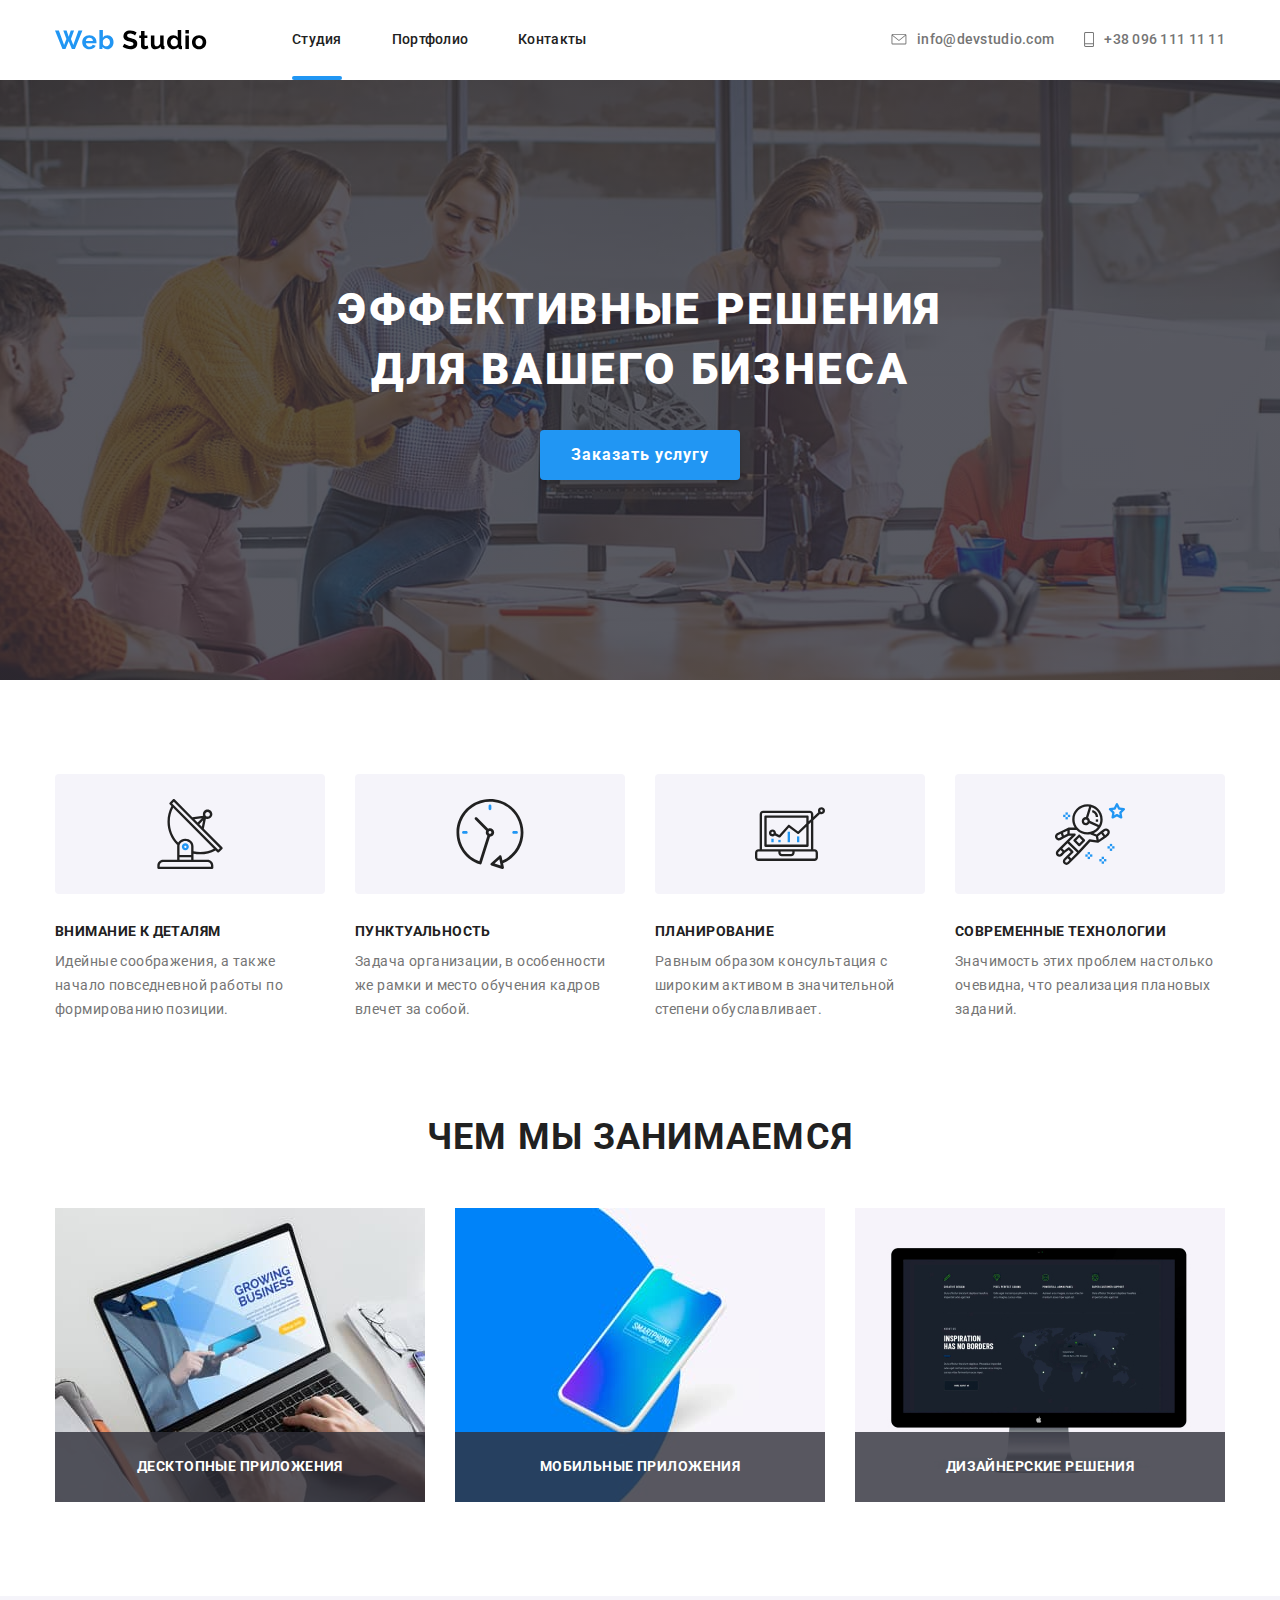
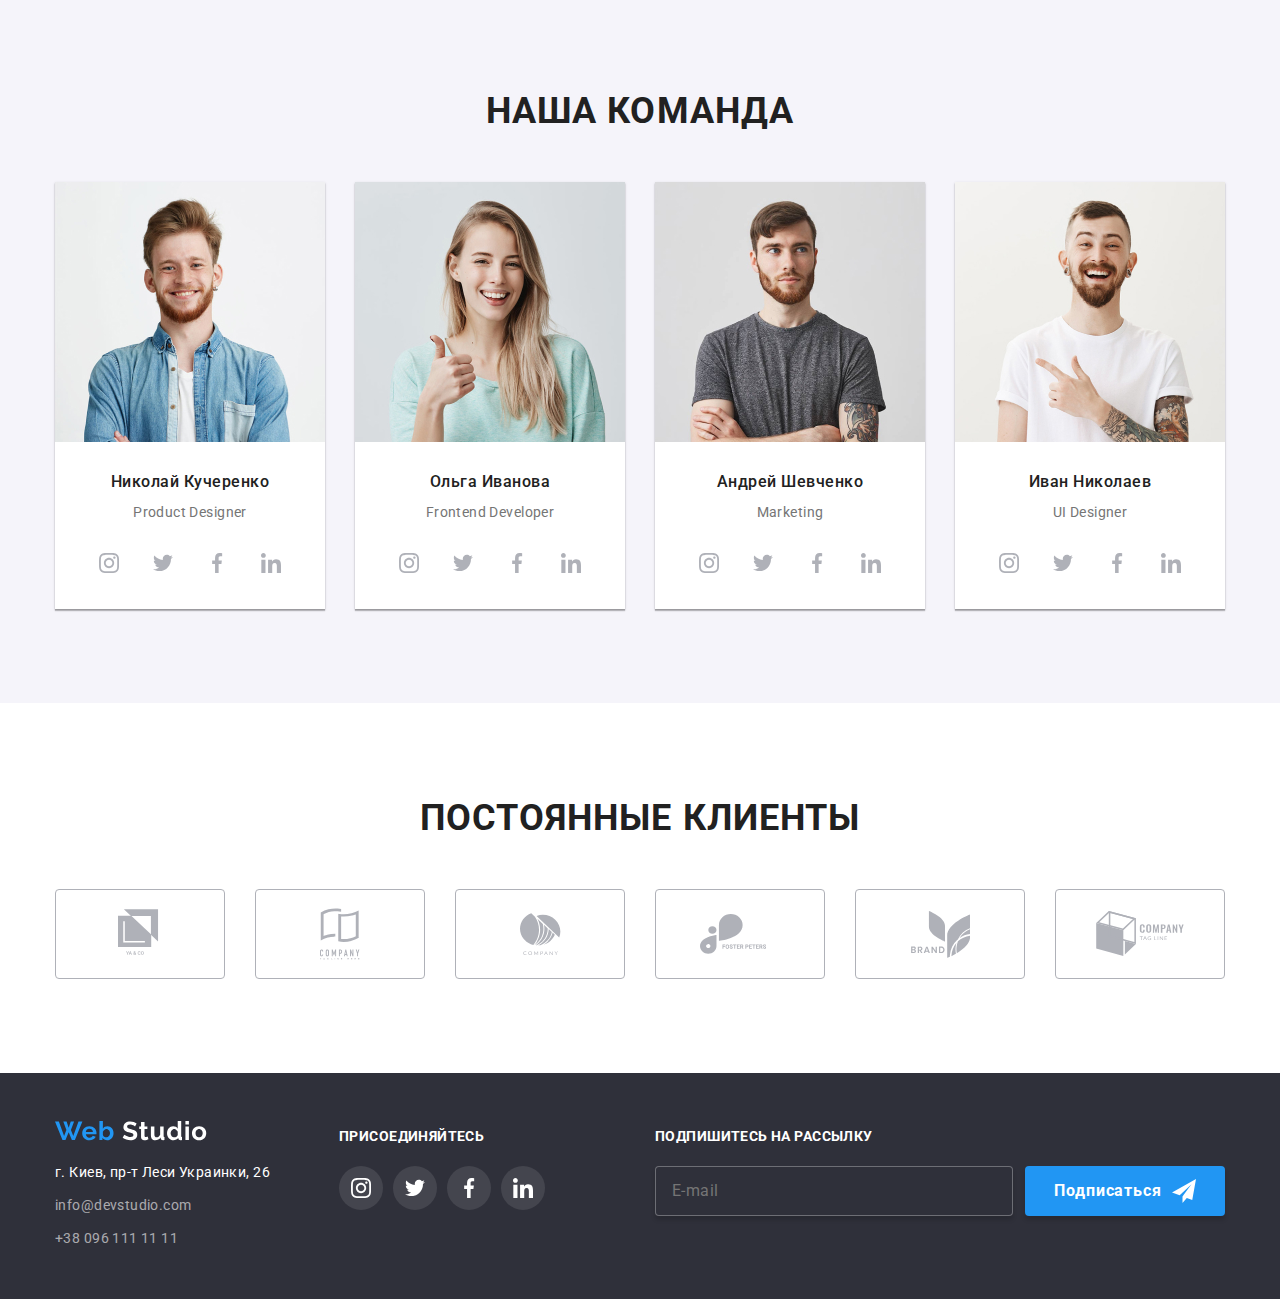
<file: index.html>
<!DOCTYPE html>
<html lang="ru">
  <head>
    <meta charset="UTF-8" />
    <meta name="format-detection" content="telephone=no" />
    <meta
      name="viewport"
      content="width=device-width, initial-scale=1.0, maximum-scale=1.0, user-scalable=no, shrink-to-fit=no"
    />
    <meta http-equiv="X-UA-Compatible" content="ie=edge" />
    <title>hw6-БЭМ</title>
    <link
      href="https://fonts.googleapis.com/css2?family=Raleway&family=Roboto:wght@300;400;500;700&display=swap"
      rel="stylesheet"
    />
    <link rel="stylesheet" href="css/style.css" />
  </head>
  <body>
    <header class="header">
      <div class="container">
        <ul class="header__items">
          <li class="header__item header__item-logo">
            <a href="#" class="logo">
              <img src="./img/logo.svg" alt="Web Studio" />
            </a>
          </li>
          <li class="header__item header__item-nav">
            <nav class="nav">
              <ul class="nav__items">
                <li class="nav__item">
                  <a href="index.html" class="nav__link is--current">Студия</a>
                </li>
                <li class="nav__item">
                  <a href="portfolio.html" class="nav__link">Портфолио</a>
                </li>
                <li class="nav__item">
                  <a href="#" class="nav__link">Контакты</a>
                </li>
              </ul>
            </nav>
          </li>
          <li class="header__item header__item-contact">
            <ul class="header-list">
              <li class="list__item">
                <a class="list__link" href="mailto:info@devstudio.com">
                  <svg class="list__link-icon--email" width="16" height="11.2">
                    <use xlink:href="./img/symbol-defs.svg#icon-email"></use>
                  </svg>
                  <span class="list__item-text">info@devstudio.com</span>
                </a>
              </li>
              <li class="list__item">
                <a class="list__link" href="tel:+380961111111">
                  <svg class="list__link-icon--phone" width="10" height="15">
                    <use xlink:href="./img/symbol-defs.svg#icon-phone"></use>
                  </svg>
                  <span class="list__item-text">+38 096 111 11 11</span>
                </a>
              </li>
            </ul>
          </li>
        </ul>
      </div>
    </header>

    <main class="layout">
      <section class="layout__sect-hero">
        <div class="container hero">
          <h1 class="hero__title">
            Эффективные решения для вашего бизнеса
          </h1>
          <button class="button hero__button" data-modal-open>
            <span class="hero__button-text"> Заказать услугу</span>
          </button>
        </div>
      </section>

      <section class="layout__sect">
        <div class="container">
          <ul class="container__items">
            <li class="container__item">
              <div class="img">
                <svg class="container__icon" width="70" height="70">
                  <use xlink:href="./img/symbol-defs.svg#icon-antenna-1"></use>
                </svg>
              </div>
              <p class="container__title">Внимание к деталям</p>
              <p class="container__text">
                Идейные соображения, а также начало повседневной работы по
                формированию позиции.
              </p>
            </li>
            <li class="container__item">
              <div class="img">
                <svg class="container__icon" width="70" height="70">
                  <use xlink:href="./img/symbol-defs.svg#icon-clock"></use>
                </svg>
              </div>
              <p class="container__title">Пунктуальность</p>
              <p class="container__text">
                Задача организации, в особенности же рамки и место обучения
                кадров влечет за собой.
              </p>
            </li>
            <li class="container__item">
              <div class="img">
                <svg class="container__icon" width="70" height="70">
                  <use xlink:href="./img/symbol-defs.svg#icon-diagram"></use>
                </svg>
              </div>
              <p class="container__title">Планирование</p>
              <p class="container__text">
                Равным образом консультация с широким активом в значительной
                степени обуславливает.
              </p>
            </li>
            <li class="container__item">
              <div class="img">
                <svg class="container__icon" width="70" height="70">
                  <use xlink:href="./img/symbol-defs.svg#icon-astronaut"></use>
                </svg>
              </div>
              <p class="container__title">Современные технологии</p>
              <p class="container__text">
                Значимость этих проблем настолько очевидна, что реализация
                плановых заданий.
              </p>
            </li>
          </ul>
        </div>
      </section>

      <section class="layout__sect is--no-padding-top">
        <div class="container">
          <h2 class="container__title is--main">Чем мы занимаемся</h2>
          <ul class="container__items">
            <li class="container__item">
              <div class="container__item__img">
                <img
                  src="./img/nout.jpg"
                  alt="ноутбук"
                  width="370"
                  height="294"
                  class="pic"
                />

                <h3 class="container__title is--second">
                  Десктопные приложения
                </h3>
              </div>
            </li>
            <li class="container__item">
              <div class="container__item__img">
                <img
                  src="./img/iphone.jpg"
                  alt="айфон"
                  width="370"
                  height="294"
                  class="pic"
                />
                <h3 class="container__title is--second">
                  Мобильные приложения
                </h3>
              </div>
            </li>
            <li class="container__item">
              <div class="container__item__img">
                <img
                  src="./img/mac.jpg"
                  alt="аймак"
                  width="370"
                  height="294"
                  class="pic"
                />

                <h3 class="container__title is--second">
                  Дизайнерские решения
                </h3>
              </div>
            </li>
          </ul>
        </div>
      </section>

      <section class="layout__sect is--background">
        <div class="container">
          <h2 class="container__title is--main">Наша команда</h2>
          <ul class="container__items">
            <li class="container__item is--card">
              <div class="container__item__img">
                <img
                  src="./img/john.jpg"
                  alt="фото Николая"
                  width="270"
                  height="260"
                  class="photo"
                />
              </div>
              <div class="container-information">
                <h3 class="container__title is--name">Николай Кучеренко</h3>
                <p class="container__text is--second">Product Designer</p>
                <ul class="socialmedia">
                  <li class="socialmedia__item">
                    <a
                      href="#"
                      aria-label="Instagram"
                      class="socialmedia__link"
                    >
                      <svg class="socialmedia-icon" width="20" height="20">
                        <use
                          xlink:href="./img/symbol-defs.svg#icon-instagram"
                        ></use>
                      </svg>
                    </a>
                  </li>

                  <li class="socialmedia__item">
                    <a href="#" aria-label="Twitter" class="socialmedia__link">
                      <svg class="socialmedia-icon" width="20" height="20">
                        <use
                          xlink:href="./img/symbol-defs.svg#icon-twitter"
                        ></use>
                      </svg>
                    </a>
                  </li>

                  <li class="socialmedia__item">
                    <a href="#" aria-label="Facebook" class="socialmedia__link">
                      <svg class="socialmedia-icon" width="20" height="20">
                        <use
                          xlink:href="./img/symbol-defs.svg#icon-facebook"
                        ></use>
                      </svg>
                    </a>
                  </li>

                  <li class="socialmedia__item">
                    <a href="#" aria-label="LinkedIn" class="socialmedia__link">
                      <svg class="socialmedia-icon" width="20" height="20">
                        <use
                          xlink:href="./img/symbol-defs.svg#icon-linkedin"
                        ></use>
                      </svg>
                    </a>
                  </li>
                </ul>
              </div>
            </li>

            <li class="container__item is--card">
              <div class="container__item__img">
                <img
                  src="./img/marta.jpg"
                  alt="фото Ольги"
                  width="270"
                  height="260"
                  class="photo"
                />
              </div>
              <div class="container-information">
                <h3 class="container__title is--name">Ольга Иванова</h3>
                <p class="container__text is--second">Frontend Developer</p>
                <ul class="socialmedia">
                  <li class="socialmedia__item">
                    <a
                      href="#"
                      aria-label="Instagram"
                      class="socialmedia__link"
                    >
                      <svg class="socialmedia-icon" width="20" height="20">
                        <use
                          xlink:href="./img/symbol-defs.svg#icon-instagram"
                        ></use>
                      </svg>
                    </a>
                  </li>

                  <li class="socialmedia__item">
                    <a href="#" aria-label="Twitter" class="socialmedia__link">
                      <svg class="socialmedia-icon" width="20" height="20">
                        <use
                          xlink:href="./img/symbol-defs.svg#icon-twitter"
                        ></use>
                      </svg>
                    </a>
                  </li>

                  <li class="socialmedia__item">
                    <a href="#" aria-label="Facebook" class="socialmedia__link">
                      <svg class="socialmedia-icon" width="20" height="20">
                        <use
                          xlink:href="./img/symbol-defs.svg#icon-facebook"
                        ></use>
                      </svg>
                    </a>
                  </li>

                  <li class="socialmedia__item">
                    <a href="#" aria-label="LinkedIn" class="socialmedia__link">
                      <svg class="socialmedia-icon" width="20" height="20">
                        <use
                          xlink:href="./img/symbol-defs.svg#icon-linkedin"
                        ></use>
                      </svg>
                    </a>
                  </li>
                </ul>
              </div>
            </li>

            <li class="container__item is--card">
              <div class="container__item__img">
                <img
                  src="./img/robert.jpg"
                  alt="фото Андрея"
                  width="270"
                  height="260"
                  class="photo"
                />
              </div>
              <div class="container-information">
                <h3 class="container__title is--name">Андрей Шевченко</h3>
                <p class="container__text is--second">Marketing</p>
                <ul class="socialmedia">
                  <li class="socialmedia__item">
                    <a
                      href="#"
                      aria-label="Instagram"
                      class="socialmedia__link"
                    >
                      <svg class="socialmedia-icon" width="20" height="20">
                        <use
                          xlink:href="./img/symbol-defs.svg#icon-instagram"
                        ></use>
                      </svg>
                    </a>
                  </li>

                  <li class="socialmedia__item">
                    <a href="#" aria-label="Twitter" class="socialmedia__link">
                      <svg class="socialmedia-icon" width="20" height="20">
                        <use
                          xlink:href="./img/symbol-defs.svg#icon-twitter"
                        ></use>
                      </svg>
                    </a>
                  </li>

                  <li class="socialmedia__item">
                    <a href="#" aria-label="Facebook" class="socialmedia__link">
                      <svg class="socialmedia-icon" width="20" height="20">
                        <use
                          xlink:href="./img/symbol-defs.svg#icon-facebook"
                        ></use>
                      </svg>
                    </a>
                  </li>

                  <li class="socialmedia__item">
                    <a href="#" aria-label="LinkedIn" class="socialmedia__link">
                      <svg class="socialmedia-icon" width="20" height="20">
                        <use
                          xlink:href="./img/symbol-defs.svg#icon-linkedin"
                        ></use>
                      </svg>
                    </a>
                  </li>
                </ul>
              </div>
            </li>

            <li class="container__item is--card">
              <div class="container__item__img">
                <img
                  src="./img/martin.jpg"
                  alt="фото Ивана"
                  width="270"
                  height="260"
                  class="photo"
                />
              </div>
              <div class="container-information">
                <h3 class="container__title is--name">Иван Николаев</h3>
                <p class="container__text is--second">UI Designer</p>
                <ul class="socialmedia">
                  <li class="socialmedia__item">
                    <a
                      href="#"
                      aria-label="Instagram"
                      class="socialmedia__link"
                    >
                      <svg class="socialmedia-icon" width="20" height="20">
                        <use
                          xlink:href="./img/symbol-defs.svg#icon-instagram"
                        ></use>
                      </svg>
                    </a>
                  </li>

                  <li class="socialmedia__item">
                    <a href="#" aria-label="Twitter" class="socialmedia__link">
                      <svg class="socialmedia-icon" width="20" height="20">
                        <use
                          xlink:href="./img/symbol-defs.svg#icon-twitter"
                        ></use>
                      </svg>
                    </a>
                  </li>

                  <li class="socialmedia__item">
                    <a href="#" aria-label="Facebook" class="socialmedia__link">
                      <svg class="socialmedia-icon" width="20" height="20">
                        <use
                          xlink:href="./img/symbol-defs.svg#icon-facebook"
                        ></use>
                      </svg>
                    </a>
                  </li>

                  <li class="socialmedia__item">
                    <a href="#" aria-label="LinkedIn" class="socialmedia__link">
                      <svg class="socialmedia-icon" width="20" height="20">
                        <use
                          xlink:href="./img/symbol-defs.svg#icon-linkedin"
                        ></use>
                      </svg>
                    </a>
                  </li>
                </ul>
              </div>
            </li>
          </ul>
        </div>
      </section>

      <section class="layout__sect">
        <div class="container">
          <h3 class="container__title is--main">Постоянные клиенты</h3>
          <ul class="container__items is--second">
            <li class="container__item">
              <a href="#" class="container__link">
                <svg class="container__icon" width="44.27" height="49.23">
                  <use xlink:href="./img/symbol-defs.svg#icon-company1"></use>
                </svg>
              </a>
            </li>
            <li class="container__item">
              <a href="#" class="container__link container__link-company">
                <svg class="container__icon" width="40" height="52">
                  <use xlink:href="./img/symbol-defs.svg#icon-company2"></use>
                </svg>
              </a>
            </li>
            <li class="container__item">
              <a href="#" class="container__link container__link-company">
                <svg class="container__icon" width="41" height="42.6">
                  <use xlink:href="./img/symbol-defs.svg#icon-company3"></use>
                </svg>
              </a>
            </li>
            <li class="container__item">
              <a href="#" class="container__link container__link-company">
                <svg class="container__icon" width="79.66" height="42.02">
                  <use xlink:href="./img/symbol-defs.svg#icon-company4"></use>
                </svg>
              </a>
            </li>
            <li class="container__item">
              <a href="#" class="container__link container__link-company">
                <svg class="container__icon" width="59" height="47">
                  <use xlink:href="./img/symbol-defs.svg#icon-company5"></use>
                </svg>
              </a>
            </li>
            <li class="container__item">
              <a href="#" class="container__link container__link-company">
                <svg class="container__icon" width="88.48" height="45.44">
                  <use xlink:href="./img/symbol-defs.svg#icon-company6"></use>
                </svg>
              </a>
            </li>
          </ul>
        </div>
      </section>
    </main>

    <footer class="footer">
      <div class="container is--footer">
        <div class="footer__flex">
          <div class="footer__item is--address">
            <a href="#" class="logo logo-footer">
              <img src="./img/logo-foot.svg" alt="Web Studio" />
            </a>
            <address class="address">
              <span class="address__text">г. Киев, пр-т Леси Украинки, 26</span>
            </address>
            <a href="mailto:info@devstudio.com" class="footer__email"
              >info@devstudio.com</a
            >
            <a href="tel:+380961111111" class="footer__phone"
              >+38 096 111 11 11</a
            >
          </div>
          <div class="footer__item is--join">
            <b class="join__text"> Присоединяйтесь </b>
            <ul class="socialmedia">
              <li class="socialmedia__item">
                <a
                  href=""
                  aria-label="Instagram"
                  class="socialmedia__link second"
                >
                  <svg class="socialmedia-icon" width="20" height="20">
                    <use
                      xlink:href="./img/symbol-defs.svg#icon-instagram"
                    ></use>
                  </svg>
                </a>
              </li>

              <li class="socialmedia__item">
                <a
                  href=""
                  aria-label="Twitter"
                  class="socialmedia__link second"
                >
                  <svg class="socialmedia-icon" width="20" height="20">
                    <use xlink:href="./img/symbol-defs.svg#icon-twitter"></use>
                  </svg>
                </a>
              </li>

              <li class="socialmedia__item">
                <a
                  href=""
                  aria-label="Facebook"
                  class="socialmedia__link second"
                >
                  <svg class="socialmedia-icon" width="20" height="20">
                    <use xlink:href="./img/symbol-defs.svg#icon-facebook"></use>
                  </svg>
                </a>
              </li>

              <li class="socialmedia__item">
                <a
                  href=""
                  aria-label="LinkedIn"
                  class="socialmedia__link second"
                >
                  <svg class="socialmedia-icon" width="20" height="20">
                    <use xlink:href="./img/symbol-defs.svg#icon-linkedin"></use>
                  </svg>
                </a>
              </li>
            </ul>
          </div>
          <div class="footer__item is--sudscribe">
            <b class="subscribe__text">Подпишитесь на рассылку</b>
            <form class="subscribe__container">
              <input
                class="subscribe__container-input"
                type="email"
                name="name"
                id="email"
                placeholder="E-mail"
              />
              <button type="submit" class="button footer__button">
                <span>Подписаться</span>
                <svg class="footer__button-icon" width="24" height="24">
                  <use xlink:href="./img/symbol-defs.svg#icon-icon-send"></use>
                </svg>
              </button>
            </form>
          </div>
        </div>
      </div>
      <!-- Авторские права -->
      <!-- <div class="signature">
        <p class="signature__text">2020 | Developed by GoIT Students</p>
      </div> -->
    </footer>
    <div class="backdrop is-hidden" data-modal>
      <div class="backdrop-row">
        <div class="modal">
          <button class="close-button" data-modal-close>
            <svg class="close-button__icon" width="11" height="11">
              <use xlink:href="./img/sprite.svg#close-button"></use>
            </svg>
          </button>
          <form class="form">
            <h2 class="form__title">Оставьте свои данные, мы вам перезвоним</h2>
            <div class="form-field">
              <input
                class="form-input"
                type="text"
                name="name"
                id="name"
                placeholder=" "
              />
              <label for="name" class="form-label">Имя</label>
              <svg class="form__title__icon" width="12" height="12">
                <use xlink:href="./img/sprite.svg#form-input-name"></use>
              </svg>
            </div>
            <div class="form-field">
              <input
                class="form-input"
                type="tel"
                name="tel"
                id="tel"
                placeholder=" "
              />
              <label for="tel" class="form-label">Телефон</label>
              <svg class="form__title__icon" width="13" height="13">
                <use xlink:href="./img/sprite.svg#form-input-tel"></use>
              </svg>
            </div>
            <div class="form-field">
              <input
                class="form-input"
                type="email"
                name="mail"
                id="mail"
                placeholder=" "
              />
              <label for="mail" class="form-label">Почта</label>
              <svg class="form__title__icon" width="15" height="12">
                <use xlink:href="./img/sprite.svg#form-input-email"></use>
              </svg>
            </div>

            <div class="form-field textarea">
              <textarea
                name="comment"
                id="comment"
                cols="30"
                rows="10"
                class="form-input"
                placeholder=" "
              ></textarea>
              <label for="comment" class="form-label is--textarea"
                >Комментарий</label
              >
            </div>

            <div class="policy">
              <label class="form-label-policy">
                <input
                  class="form-input-policy"
                  type="checkbox"
                  name="policy"
                  id="policy"
                />
                <span class="icon"></span>
                <span>
                  Соглашаюсь с рассылкой и принимаю
                  <a href="#" class="policy__link">Условия договора</a>
                </span>
              </label>
            </div>
            <button type="submit" class="button submit-button">
              Отправить
            </button>
          </form>
        </div>
      </div>
    </div>
    <script src="./js/modal.js"></script>
  </body>
</html>
</file>
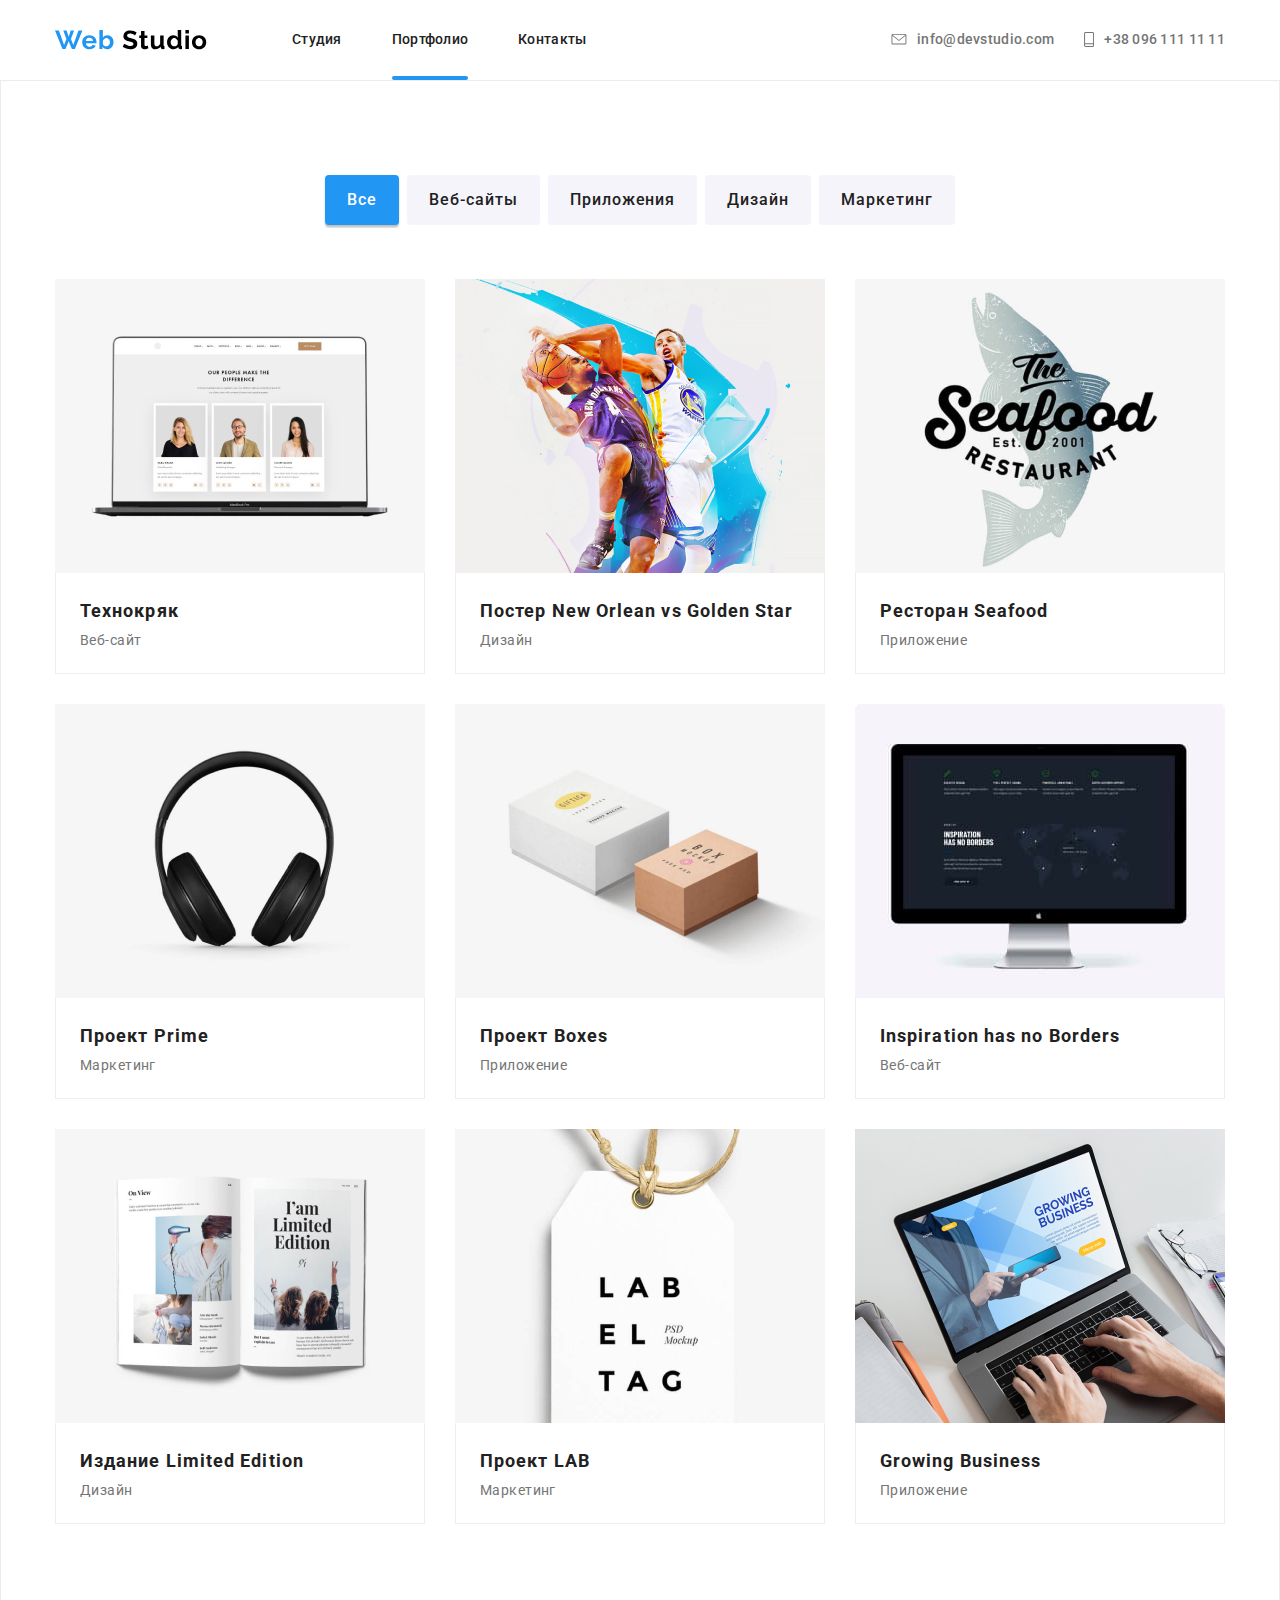
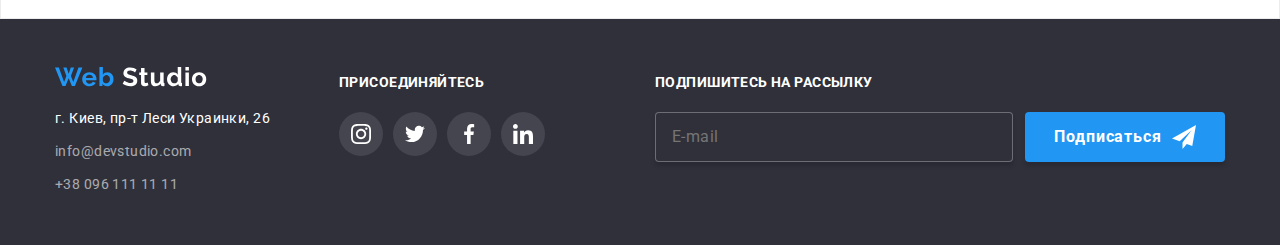
<file: portfolio.html>
<!DOCTYPE html>
<html lang="ru">
  <head>
    <meta charset="UTF-8" />
    <meta name="format-detection" content="telephone=no" />
    <meta
      name="viewport"
      content="width=device-width, initial-scale=1.0, maximum-scale=1.0, user-scalable=no, shrink-to-fit=no"
    />
    <meta http-equiv="X-UA-Compatible" content="ie=edge" />
    <title>hw6-БЭМ</title>
    <link
      href="https://fonts.googleapis.com/css2?family=Raleway&family=Roboto:wght@300;400;500;700&display=swap"
      rel="stylesheet"
    />
    <link rel="stylesheet" href="css/style.css" />
  </head>

  <body>
    <header class="header">
      <div class="container">
        <ul class="header__items">
          <li class="header__item header__item-logo">
            <a href="" class="logo">
              <img src="./img/logo.svg" alt="Web Studio" />
            </a>
          </li>
          <li class="header__item header__item-nav">
            <nav class="nav">
              <ul class="nav__items">
                <li class="nav__item">
                  <a href="index.html" class="nav__link">Студия</a>
                </li>
                <li class="nav__item">
                  <a href="portfolio.html" class="nav__link is--current"
                    >Портфолио</a
                  >
                </li>
                <li class="nav__item">
                  <a href="" class="nav__link">Контакты</a>
                </li>
              </ul>
            </nav>
          </li>
          <li class="header__item header__item-contact">
            <ul class="header-list">
              <li class="list__item">
                <a class="list__link" href="mailto:info@devstudio.com">
                  <svg class="list__link-icon--email" width="16" height="11.2">
                    <use xlink:href="./img/symbol-defs.svg#icon-email"></use>
                  </svg>
                  <span class="list__item-text">info@devstudio.com</span>
                </a>
              </li>
              <li class="list__item">
                <a class="list__link" href="tel:+380961111111">
                  <svg class="list__link-icon--phone" width="10" height="15">
                    <use xlink:href="./img/symbol-defs.svg#icon-phone"></use>
                  </svg>
                  <span class="list__item-text">+38 096 111 11 11</span>
                </a>
              </li>
            </ul>
          </li>
        </ul>
      </div>
    </header>

    <main class="layout">
      <section class="layout__sect portfolio">
        <div class="container">
          <ul class="list">
            <li class="list__item-portfolio">
              <button class="button list__button is--current">Все</button>
            </li>
            <li class="list__item-portfolio">
              <button class="button list__button">Веб-сайты</button>
            </li>
            <li class="list__item-portfolio">
              <button class="button list__button">Приложения</button>
            </li>
            <li class="list__item-portfolio">
              <button class="button list__button">Дизайн</button>
            </li>
            <li class="list__item-portfolio">
              <button class="button list__button">Маркетинг</button>
            </li>
          </ul>

          <ul class="projects-list">
            <li class="projects-list__item">
              <a href="#" class="projects-list__link">
                <div class="projects-list__thumb">
                  <img
                    src="./img/technokryak.jpg"
                    alt="ноутбук"
                    width="370"
                    height="294"
                    class="projects-list__img"
                  />
                  <div class="overlay">
                    <p class="projects-list__meta">
                      Технокряк это современная площадка распространения
                      коронавируса. Компании используют эту платформу для
                      цифрового шпионажа и атак на защищённые сервера
                      конкурентов.
                    </p>
                  </div>
                </div>
                <div class="project__meta">
                  <p class="projects-list__title">Технокряк</p>
                  <p class="projects-list__text">Веб-сайт</p>
                </div>
              </a>
            </li>
            <li class="projects-list__item">
              <a href="#" class="projects-list__link">
                <div class="projects-list__thumb">
                  <img
                    src="./img/new-orlean-gs.jpg"
                    alt="два баскетболиста"
                    width="370"
                    height="294"
                    class="projects-list__img"
                  />
                  <div class="overlay">
                    <p class="projects-list__meta">
                      Lorem ipsum dolor, sit amet consectetur adipisicing elit.
                      Iure numquam repellat voluptates facere ipsa qui nulla
                      mollitia!
                    </p>
                  </div>
                </div>
                <div class="project__meta">
                  <p class="projects-list__title">
                    Постер New Orlean vs Golden Star
                  </p>
                  <p class="projects-list__text">Дизайн</p>
                </div>
              </a>
            </li>
            <li class="projects-list__item">
              <a href="#" class="projects-list__link">
                <div class="projects-list__thumb">
                  <img
                    src="./img/seafood.jpg"
                    alt="лосось"
                    width="370"
                    height="294"
                    class="projects-list__img"
                  />
                  <div class="overlay">
                    <p class="projects-list__meta">
                      Lorem ipsum dolor, sit amet consectetur adipisicing elit.
                      Iure numquam repellat voluptates facere ipsa qui nulla
                      mollitia!
                    </p>
                  </div>
                </div>
                <div class="project__meta">
                  <p class="projects-list__title">Ресторан Seafood</p>
                  <p class="projects-list__text">Приложение</p>
                </div>
              </a>
            </li>
            <li class="projects-list__item">
              <a href="#" class="projects-list__link">
                <div class="projects-list__thumb">
                  <img
                    src="./img/prime.jpg"
                    alt="наушники"
                    width="370"
                    height="294"
                    class="projects-list__img"
                  />
                  <div class="overlay">
                    <p class="projects-list__meta">
                      Lorem ipsum dolor, sit amet consectetur adipisicing elit.
                      Iure numquam repellat voluptates facere ipsa qui nulla
                      mollitia!
                    </p>
                  </div>
                </div>
                <div class="project__meta">
                  <p class="projects-list__title">Проект Prime</p>
                  <p class="projects-list__text">Маркетинг</p>
                </div>
              </a>
            </li>
            <li class="projects-list__item">
              <a href="#" class="projects-list__link">
                <div class="projects-list__thumb">
                  <img
                    src="./img/boxes.jpg"
                    alt="две коробки"
                    width="370"
                    height="294"
                    class="projects-list__img"
                  />
                  <div class="overlay">
                    <p class="projects-list__meta">
                      Lorem ipsum dolor, sit amet consectetur adipisicing elit.
                      Iure numquam repellat voluptates facere ipsa qui nulla
                      mollitia!
                    </p>
                  </div>
                </div>
                <div class="project__meta">
                  <p class="projects-list__title">Проект Boxes</p>
                  <p class="projects-list__text">Приложение</p>
                </div>
              </a>
            </li>
            <li class="projects-list__item">
              <a href="#" class="projects-list__link">
                <div class="projects-list__thumb">
                  <img
                    src="./img/inspiration.jpg"
                    alt="аймак"
                    width="370"
                    height="294"
                    class="projects-list__img"
                  />
                  <div class="overlay">
                    <p class="projects-list__meta">
                      Lorem ipsum dolor, sit amet consectetur adipisicing elit.
                      Iure numquam repellat voluptates facere ipsa qui nulla
                      mollitia!
                    </p>
                  </div>
                </div>
                <div class="project__meta">
                  <p class="projects-list__title">Inspiration has no Borders</p>
                  <p class="projects-list__text">Веб-сайт</p>
                </div>
              </a>
            </li>
            <li class="projects-list__item">
              <a href="#" class="projects-list__link">
                <div class="projects-list__thumb">
                  <img
                    src="./img/limited-edition.jpg"
                    alt="открытая книга"
                    width="370"
                    height="294"
                    class="projects-list__img"
                  />
                  <div class="overlay">
                    <p class="projects-list__meta">
                      Lorem ipsum dolor, sit amet consectetur adipisicing elit.
                      Iure numquam repellat voluptates facere ipsa qui nulla
                      mollitia!
                    </p>
                  </div>
                </div>
                <div class="project__meta">
                  <p class="projects-list__title">Издание Limited Edition</p>
                  <p class="projects-list__text">Дизайн</p>
                </div>
              </a>
            </li>
            <li class="projects-list__item">
              <a href="#" class="projects-list__link">
                <div class="projects-list__thumb">
                  <img
                    src="./img/lab.jpg"
                    alt="бирка"
                    width="370"
                    height="294"
                    class="projects-list__img"
                  />
                  <div class="overlay">
                    <p class="projects-list__meta">
                      Lorem ipsum dolor, sit amet consectetur adipisicing elit.
                      Iure numquam repellat voluptates facere ipsa qui nulla
                      mollitia!
                    </p>
                  </div>
                </div>
                <div class="project__meta">
                  <p class="projects-list__title">Проект LAB</p>
                  <p class="projects-list__text">Маркетинг</p>
                </div>
              </a>
            </li>
            <li class="projects-list__item">
              <a href="#" class="projects-list__link">
                <div class="projects-list__thumb">
                  <img
                    src="./img/growing-business.jpg"
                    alt="две руки на ноутбуке"
                    width="370"
                    height="294"
                    class="projects-list__img"
                  />
                  <div class="overlay">
                    <p class="projects-list__meta">
                      Lorem ipsum dolor, sit amet consectetur adipisicing elit.
                      Iure numquam repellat voluptates facere ipsa qui nulla
                      mollitia!
                    </p>
                  </div>
                </div>
                <div class="project__meta">
                  <p class="projects-list__title">Growing Business</p>
                  <p class="projects-list__text">Приложение</p>
                </div>
              </a>
            </li>
          </ul>
        </div>
      </section>
    </main>

    <footer class="footer">
      <div class="container is--footer">
        <div class="footer__flex">
          <div class="footer__item is--address">
            <a href="#" class="logo logo-footer">
              <img src="./img/logo-foot.svg" alt="Web Studio" />
            </a>
            <address class="address">
              <span class="address__text">г. Киев, пр-т Леси Украинки, 26</span>
            </address>
            <a href="mailto:info@devstudio.com" class="footer__email"
              >info@devstudio.com</a
            >
            <a href="tel:+380961111111" class="footer__phone"
              >+38 096 111 11 11</a
            >
          </div>
          <div class="footer__item is--join">
            <b class="join__text"> Присоединяйтесь </b>
            <ul class="socialmedia">
              <li class="socialmedia__item">
                <a
                  href=""
                  aria-label="Instagram"
                  class="socialmedia__link second"
                >
                  <svg class="socialmedia-icon" width="20" height="20">
                    <use
                      xlink:href="./img/symbol-defs.svg#icon-instagram"
                    ></use>
                  </svg>
                </a>
              </li>

              <li class="socialmedia__item">
                <a
                  href=""
                  aria-label="Twitter"
                  class="socialmedia__link second"
                >
                  <svg class="socialmedia-icon" width="20" height="20">
                    <use xlink:href="./img/symbol-defs.svg#icon-twitter"></use>
                  </svg>
                </a>
              </li>

              <li class="socialmedia__item">
                <a
                  href=""
                  aria-label="Facebook"
                  class="socialmedia__link second"
                >
                  <svg class="socialmedia-icon" width="20" height="20">
                    <use xlink:href="./img/symbol-defs.svg#icon-facebook"></use>
                  </svg>
                </a>
              </li>

              <li class="socialmedia__item">
                <a
                  href=""
                  aria-label="LinkedIn"
                  class="socialmedia__link second"
                >
                  <svg class="socialmedia-icon" width="20" height="20">
                    <use xlink:href="./img/symbol-defs.svg#icon-linkedin"></use>
                  </svg>
                </a>
              </li>
            </ul>
          </div>
          <div class="footer__item is--sudscribe">
            <b class="subscribe__text">Подпишитесь на рассылку</b>
            <form class="subscribe__container">
              <input
                class="subscribe__container-input"
                type="email"
                name="name"
                id="email"
                placeholder="E-mail"
              />
              <button class="button footer__button">
                <span>Подписаться</span>
                <svg class="footer__button-icon" width="24" height="24">
                  <use xlink:href="./img/symbol-defs.svg#icon-icon-send"></use>
                </svg>
              </button>
            </form>
          </div>
        </div>
      </div>
      <!-- Авторские права -->
      <!-- <div class="signature">
        <p class="signature__text">2020 | Developed by GoIT Students</p>
      </div> -->
    </footer>
  </body>
</html>
</file>
<file: css/style.css>
html,
body,
div,
span,
applet,
object,
iframe,
h1,
h2,
h3,
h4,
h5,
h6,
p,
blockquote,
pre,
a,
abbr,
acronym,
address,
big,
cite,
code,
del,
dfn,
img,
ins,
kbd,
q,
s,
samp,
small,
strike,
strong,
sub,
sup,
tt,
var,
b,
u,
center,
dl,
dt,
dd,
ol,
ul,
li,
fieldset,
form,
label,
legend,
table,
caption,
tbody,
tfoot,
thead,
tr,
th,
td,
article,
aside,
canvas,
details,
embed,
figure,
figcaption,
footer,
header,
hgroup,
menu,
nav,
output,
ruby,
section,
summary,
time,
mark,
audio,
video {
  border: 0;
  font-size: 100%;
  font: inherit;
  vertical-align: baseline;
  margin: 0;
  padding: 0;
}

article,
aside,
details,
figcaption,
figure,
footer,
header,
hgroup,
menu,
nav,
section {
  display: block;
}

body {
  line-height: 1;
}

ol,
ul {
  list-style: none;
}

blockquote,
q {
  quotes: none;
}

blockquote:before,
blockquote:after,
q:before,
q:after {
  content: none;
}

table {
  border-collapse: collapse;
  border-spacing: 0;
}

/* Цвет основного текста #757575  */
/* Цвет вторичного текста #212121 */
/* Белый #FFFFFF */
/* Вторичный цвет фона #F5F4FA */
/* Акцент #2196F3 */
/* Цвет футера rgba(255, 255, 255, 0.6) */
/* Цвет подписи rgba(255, 255, 255, 0.4) */
/* Цвет футера #2f303a */

:root {
  --primary-text-color: #757575;
  --title-text-color: #212121;
  --accent-color: #2196f3;
  --primary-white-color: #ffffff;
  --secondary-background-color: #f5f4fa;
  --social-media-link-color: #afb1b8;
  --footer-bcg-color: #2f303a;
}

*,
*::before,
*::after {
  box-sizing: inherit;
}

html {
  box-sizing: border-box;
}

html,
body {
  width: 100%;
  height: 100%;
}

body {
  background-color: var(--primary-white-color);
  font-family: "Roboto", sans-serif;
  font-weight: 400;
  font-size: 14px;
  min-width: 320px;
  line-height: 1.42;
  overflow-y: auto;
  overflow-x: hidden;
  letter-spacing: 0.03em;
  display: flex;
  flex-direction: column;
}

header {
  flex: 0 0 auto;
}

main {
  flex: 1 0 auto;
}

footer {
  flex: 0 0 auto;
}

h1,
h2,
h3,
h4,
h5,
h6 {
  font-weight: 700;
  color: var(--title-text-color);
}

a {
  display: inline-block;
  text-decoration: none;
  color: inherit;
}

img {
  display: block;
  max-width: 100%;
}

svg {
  fill: currentColor;
}

input,
textarea {
  font-family: "Roboto", sans-serif;
  font-weight: 400;
}

button {
  border: none;
}

:focus {
  outline: none;
}

/* Хедер */
.header__items {
  display: flex;
  align-items: center;
}

.header__item {
  font-weight: 500;
  font-size: 14px;
  line-height: 1.14;
  letter-spacing: 0.02em;
  color: var(--primary-text-color);
}

.header__item-contact {
  margin-left: auto;
}

.header__item-logo {
  max-width: 237px;
  width: 100%;
}

.nav {
  font-weight: 500;
  font-size: 14px;
  letter-spacing: 0.02em;
  color: var(--title-text-color);
  text-decoration: none;
}

.nav__items {
  display: flex;
  margin: 0 -25px;
}

.nav__item {
  padding: 0 25px;
}

.nav__link {
  padding: 32px 0;
  position: relative;
  transition: 250ms cubic-bezier(0.4, 0, 0.2, 1);
}

.logo {
  display: block;
}

.header-list {
  display: flex;
  align-items: center;
  margin-left: auto;
  flex-wrap: wrap;
  margin: 0 -15px;
}

.list__link {
  letter-spacing: 0.02em;
  display: flex;
  align-items: center;
  transition: 250ms cubic-bezier(0.4, 0, 0.2, 1);
}

.list__item {
  padding: 7px 15px;
}

.nav__link:hover,
.nav__link:focus,
.list__link:hover,
.list__link:focus {
  color: var(--accent-color);
}

.nav__link.is--current::after {
  content: "";
  bottom: 0;
  left: 0;
  right: 0;
  position: absolute;
  border-bottom: 4px solid #2196f3;
  border-radius: 2px;
}

.list__link-icon {
  display: flex;
  fill: var(--primary-text-color);
  margin-right: 10px;
}

.list__link-icon--phone,
.list__link-icon--email {
  fill: currentColor;
  margin-right: 10px;
}

.list__item-text {
  font-weight: 500;
}

/* Хиро */
.layout__sect-hero {
  text-align: center;
  min-height: 600px;
  max-width: 1920px;
  margin-left: auto;
  margin-right: auto;
  background-color: #2f303a;
  background-image: linear-gradient(
      rgba(47, 48, 58, 0.8),
      rgba(47, 48, 58, 0.8)
    ),
    url(../img/hero-img.jpg);
  background-repeat: no-repeat;
  background-position: center;
  background-size: cover;
  padding-top: 200px;
  padding-bottom: 200px;
}

.hero__title {
  margin-top: 0;
  margin-bottom: 30px;
  font-weight: 900;
  font-size: 44px;
  line-height: 1.36;
  text-align: center;
  letter-spacing: 0.06em;
  text-transform: uppercase;
  color: var(--primary-white-color);
}

.container.hero {
  text-align: center;
  width: 696px;
}

.button {
  background-color: var(--accent-color);
  color: var(--primary-white-color);
  box-shadow: 0px 4px 4px rgba(0, 0, 0, 0.15);
  text-decoration: none;
  font-family: inherit;
  font-weight: 700;
  font-size: 16px;
  line-height: 1.87;
  letter-spacing: 0.06em;
  cursor: pointer;
  min-width: 200px;
  min-height: 50px;
  text-align: center;
  border-radius: 4px;
}

/* Основной контент */

.layout__sect {
  padding-top: 94px;
  padding-bottom: 94px;
}

.layout__sect.is--no-padding-top {
  padding-top: 0;
}

.container {
  max-width: 1200px;
  width: 100%;
  padding: 0 15px;
  margin: 0 auto;
  align-items: center;
}

.container__title {
  font-weight: 700;
  font-size: 14px;
  line-height: 1.14;
  letter-spacing: 0.03em;
  color: var(--title-text-color);
  text-transform: uppercase;
  margin-bottom: 10px;
}

.container__title.is--main {
  font-size: 36px;
  line-height: 1.17;
  text-align: center;
  margin-bottom: 50px;
}

.container__title.is--second {
  text-align: center;
  color: var(--primary-white-color);
  background-color: rgba(47, 48, 58, 0.8);
  padding-bottom: 27px;
  padding-top: 27px;
  margin: 0px;
  width: 100%;
  position: absolute;
  bottom: 0;
  right: 0;
}

.container__item__img {
  position: relative;
}

.container__items {
  display: flex;
  justify-content: center;
  align-items: center;
  margin: 0 -15px;
}

.container__item {
  padding: 0 15px;
}

/* Статическая верстка */
/* .container__items .container__item:not(:first-child) {
  margin-left: 30px;
} */

.container__item.is--card {
  padding: 0;
  margin: 0 15px;
  min-width: 270px;
  background: var(--primary-white-color);
  box-shadow: 0px 2px 1px rgba(0, 0, 0, 0.2), 0px 1px 1px rgba(0, 0, 0, 0.14),
    0px 1px 3px rgba(0, 0, 0, 0.12);
}

.container__item__img {
  width: 100%;
  height: 100%;
  object-fit: cover;
}

.container-information {
  padding: 30px 32px 24px;
}

.img {
  width: 270px;
  height: 120px;
  background: var(--secondary-background-color);
  border-radius: 4px;
  margin-bottom: 30px;
  display: flex;
  align-items: center;
  justify-content: center;
}

.container__text {
  font-weight: 400;
  font-size: 14px;
  line-height: 1.71;
  letter-spacing: 0.03em;
  color: var(--primary-text-color);
}

.container__text.is--second {
  text-align: center;
  margin-bottom: 16px;
  color: var(--primary-text-color);
}

.container__title.is--name {
  font-weight: 500;
  font-size: 16px;
  line-height: 1.19;
  text-align: center;
  text-transform: none;
}

/* Соцсети */
.socialmedia {
  display: flex;
  justify-content: center;
  margin-left: auto;
  margin-right: auto;
  color: var(--social-media-link-color);
  margin: 0 -5px;
}

.socialmedia__link {
  display: flex;
  justify-content: center;
  align-items: center;
  height: 100%;
  width: 44px;
  height: 44px;
  border-radius: 50%;
  transition: 250ms cubic-bezier(0.4, 0, 0.2, 1);
}

.socialmedia__item {
  padding: 0 5px;
}

.socialmedia__link.second {
  background-color: rgba(255, 255, 255, 0.1);
  color: var(--primary-white-color);
}

.socialmedia__link:hover,
.socialmedia__link:focus {
  background-color: var(--accent-color);
  color: var(--primary-white-color);
}

.socialmedia__icon {
  fill: currentColor;
}

/* Секция с бекграундом */
.layout__sect.is--background {
  background-color: var(--secondary-background-color);
}

.container__items.is--second {
  color: var(--social-media-link-color);
}

.container__link {
  width: 170px;
  height: 90px;
  border: 1px solid #afb1b8;
  border-radius: 4px;
  display: flex;
  justify-content: center;
  align-items: center;
  transition: 250ms cubic-bezier(0.4, 0, 0.2, 1);
}

.container__link:hover,
.container__link:focus {
  color: var(--accent-color);
  border: 1px solid var(--accent-color);
}

/* футер */
footer {
  background-color: var(--footer-bcg-color);
}

.footer__flex {
  display: flex;
  align-items: baseline;
  justify-content: space-between;
  padding-top: 48px;
  padding-bottom: 48px;
}

.footer__item {
  display: flex;
  flex-direction: column;
}

.footer__item.is--sudscribe {
  margin-left: auto;
}

.footer__item.is--address {
  margin-right: 69px;
}

.logo-footer {
  margin-bottom: 20px;
}

.footer__email,
.footer__phone {
  display: flex;
  font-weight: 400;
  font-size: 14px;
  line-height: 1.71;
  letter-spacing: 0.03em;
  color: rgba(255, 255, 255, 0.6);
}

.footer__address {
  font-weight: normal;
  font-size: 14px;
  line-height: 1.71;
  letter-spacing: 0.03em;
  color: var(--primary-white-color);
}

.footer__email {
  margin-bottom: 9px;
}

.address__text {
  font-weight: 400;
  font-size: 14px;
  line-height: 1.71;
  letter-spacing: 0.03em;
  color: var(--primary-white-color);
  display: inline-block;
  margin-bottom: 9px;
}

.join__text,
.subscribe__text {
  font-weight: 700;
  font-size: 14px;
  line-height: 1.14;
  text-transform: uppercase;
  color: var(--primary-white-color);
  margin-bottom: 21px;
}

.footer__button {
  display: inline-flex;
  justify-content: center;
  align-items: center;
  padding: 0;
}

.footer__button-icon {
  margin-left: 10px;
}

.subscribe__container {
  display: flex;
}

.subscribe__container-input {
  font-weight: 400;
  font-size: 16px;
  line-height: 1.25;
  letter-spacing: 0.03em;
  color: rgba(255, 255, 255, 0.6);
  padding: 15px 16px;
  margin-right: 12px;
  width: 358px;
  height: 50px;
  background-color: var(--footer-bcg-color);
  border: 1px solid rgba(255, 255, 255, 0.3);
  box-shadow: 0px 4px 4px rgba(0, 0, 0, 0.15);
  border-radius: 4px;
}

/* Просто изчезает */
/* :focus::-webkit-input-placeholder {
  color: transparent;
} */

/* Плавно изчезает */
/* input:focus::-webkit-input-placeholder {
  opacity: 0;
  transition: opacity 0.3s ease;
} */

/* Сдвигается вправо- мне нравится! (только для хрома) */
input:focus::-webkit-input-placeholder {
  text-indent: 500px;
  transition: text-indent 0.3s ease;
}

/* Изчезает (для мозилла) */
:focus::-moz-placeholder {
  color: transparent;
}

/* Авторские права */
/* .signature {
  margin-left: auto;
  margin-right: auto;
  max-width: 1200px;
  width: 100%;
  padding: 0 15px;
  margin: 0 auto;
  align-items: center;
}

.signature__text {
  font-size: 12px;
  line-height: 2;
  text-align: center;
  margin: 0px;
  padding-bottom: 21px;
  padding-top: 18px;
  border-top: 1px solid rgba(255, 255, 255, 0.1);
} */

/* Portfolio */
.list__button:hover,
.list__button:focus,
.list__button.is--current {
  color: var(--primary-white-color);
  background-color: var(--accent-color);
  box-shadow: 0px 2px 2px rgba(0, 0, 0, 0.12), 0px 1px 2px rgba(0, 0, 0, 0.08),
    0px 3px 1px rgba(0, 0, 0, 0.1);
}

.list__button {
  display: inline-block;
  cursor: pointer;
  color: var(--title-text-color);
  background-color: var(--secondary-background-color);
  box-shadow: none;
  font-family: inherit;
  font-weight: 500;
  font-size: 16px;
  line-height: 1.62;
  text-align: center;
  border-radius: 4px;
  padding: 6px 22px;
  min-width: 73px;
  transition: 250ms cubic-bezier(0.4, 0, 0.2, 1);
}

.layout__sect.portfolio {
  border: 1px solid #ececec;
}

.list {
  display: flex;
  align-items: center;
  justify-content: center;
  margin: -4px -4px;
  margin-bottom: 50px;
}

.projects-list {
  display: flex;
  flex-wrap: wrap;
  margin: -15px -15px;
}

.list__item-portfolio {
  padding: 4px 4px;
}

/* Статическая вертска */
/* .list__item-portfolio:not(:last-child) {
  margin-right: 8px;
} */

.projects-list__title {
  color: var(--title-text-color);
  font-weight: 700;
  font-size: 18px;
  line-height: 2;
  letter-spacing: 0.06em;
}

.projects-list__text {
  color: var(--primary-text-color);
  margin-top: 0;
  margin-bottom: 0;
  font-size: 14px;
  line-height: 1.71;
}

.projects-list__item {
  width: 370px;
  margin: 15px 15px;
}

/* Статическая верстка */
/* .projects-list__item:nth-child(3n) {
  margin-right: 0;
} */

.project__meta {
  padding: 20px 24px;
  background: var(--primary-white-color);
  box-sizing: border-box;
  border-left: 1px solid#eeeeee;
  border-right: 1px solid#eeeeee;
  border-bottom: 1px solid#eeeeee;
}

/* 5 дз */

.projects-list__thumb {
  object-fit: cover;
  position: relative;
  display: flex;
  overflow: hidden;
}

.overlay {
  display: flex;
  justify-content: center;
  align-items: center;
  position: absolute;
  height: 100%;
  width: 100%;
  background-color: var(--accent-color);
  transform: translateY(100%);
  transition: transform 250ms cubic-bezier(0.4, 0, 0.2, 1);
}

.projects-list__meta {
  position: absolute;
  font-weight: 300;
  font-size: 18px;
  line-height: 1.56;
  letter-spacing: 0.03em;
  max-width: 322px;
  color: var(--primary-white-color);
}

.projects-list__link:hover .overlay,
.projects-list__link:focus .overlay {
  opacity: 0.9;
  transform: translateY(0);
}

.projects-list__link {
  transition: all 250ms cubic-bezier(0.4, 0, 0.2, 1);
}

.projects-list__link:hover,
.projects-list__link:focus {
  box-shadow: 1px 4px 6px rgba(0, 0, 0, 0.16), 0px 4px 4px rgba(0, 0, 0, 0.06),
    0px 1px 1px rgba(0, 0, 0, 0.12);
}

/* Модальное окно 6дз */

.backdrop {
  position: fixed;
  z-index: 200;
  top: 0;
  left: 0;
  width: 100%;
  height: 100%;
  background-color: rgb(49, 48, 46, 0.5);
  /* opacity: 1; */
  transition: 500ms cubic-bezier(0.4, 0, 0.2, 1);
  transform: scale(1);
}

.backdrop.is-hidden {
  opacity: 0;
  pointer-events: none;
  /* transition: 250ms cubic-bezier(0.4, 0, 0.2, 1); */
  transform: scale(2);
}

.backdrop-row {
  position: absolute;
  left: 0;
  right: 0;
  top: 0;
  bottom: 0;
  display: flex;
}

.modal {
  position: relative;
  margin: auto;
  height: 581px;
  max-width: 528px;
  width: 100%;
  padding: 40px;
  color: var(--primary-text-color);
  background: var(--primary-white-color);
  box-shadow: 0px 2px 1px rgba(0, 0, 0, 0.2), 0px 1px 1px rgba(0, 0, 0, 0.14),
    0px 1px 3px rgba(0, 0, 0, 0.12);
  border-radius: 4px;
  transform: translateY(0);
  transition: transform 250ms cubic-bezier(0.4, 0, 0.2, 1);
}

textarea {
  resize: none;
  width: 100%;
  border: 1px solid rgba(33, 33, 33, 0.2);
  box-sizing: border-box;
  border-radius: 4px;
  padding: 12px 16px;
  height: 120px;
}

.form__title {
  font-weight: 700;
  font-size: 20px;
  line-height: 1.15;
  text-align: center;
  margin-bottom: 30px;
}

.form-field {
  position: relative;
  margin-bottom: 28px;
}

.form-label {
  position: absolute;
  bottom: 50%;
  transform: translateY(50%);
  left: 42px;
  transition: transform 250ms linear;
}

.form__title__icon {
  position: absolute;
  bottom: 50%;
  transform: translateY(50%);
  left: 18px;
  transition: transform 250ms linear;
}

.form-field input {
  padding: 12px 42px;
  width: 100%;
  border: 1px solid rgba(33, 33, 33, 0.2);
  box-sizing: border-box;
  border-radius: 4px;
}

.textarea {
  margin-bottom: 20px;
}

.submit-button {
  display: block;
  margin-left: auto;
  margin-right: auto;
}

.close-button {
  width: 30px;
  height: 30px;
  position: absolute;
  padding: 0;
  right: 8px;
  top: 8px;
  cursor: pointer;
  background-color: var(--primary-white-color);
  border: 1px solid rgba(0, 0, 0, 0.1);
  border-radius: 50%;
}

.policy__link {
  text-decoration: underline;
  color: var(--accent-color);
}

.close-button:hover .close-button__icon {
  fill: var(--accent-color);
}

.form__title__icon,
.close-button__icon {
  fill: var(--title-text-color);
}

.form-input:focus,
.form-input:hover {
  border: 1px solid var(--accent-color);
}

.form-input:focus + .form-label,
.form-input:not(:placeholder-shown) + .form-label {
  color: var(--accent-color);
  transform: translate(-30px, -20px);
}

.form-input:focus ~ .form__title__icon {
  fill: var(--accent-color);
}

.form-label.is--textarea {
  top: -30%;
  left: 14px;
  transform: translateY(50%);
  transition: transform 250ms linear;
}

.form-input:focus + .form-label.is--textarea,
.form-input:not(:placeholder-shown) + .form-label.is--textarea {
  transform: translateY(17%);
}

.icon {
  position: absolute;
  display: flex;
  align-items: center;
  justify-content: center;
  width: 16px;
  height: 15px;
  top: 50%;
  left: 2px;
  transform: translateY(-50%);
  border: 2px solid var(--title-text-color);
  border-radius: 4px;
}

.form-input-policy:checked ~ .icon {
  background-color: var(--accent-color);
  background-image: url(../img/icon-check.svg);
  background-size: contain;
  background-origin: border-box;
  border-color: var(--accent-color);
}

.form-label-policy {
  display: flex;
  align-items: center;
  justify-content: center;
  font-size: 14px;
  line-height: 1.71;
  letter-spacing: 0.03em;
  color: var(--primary-text-color);
  padding-left: 24px;
  cursor: pointer;
}

.policy {
  margin-bottom: 20px;
  display: inline-block;
  position: relative;
}

.form-input-policy {
  -webkit-appearance: none;
  -moz-appearance: none;
  appearance: none;
  margin: 0px;
}
</file>
